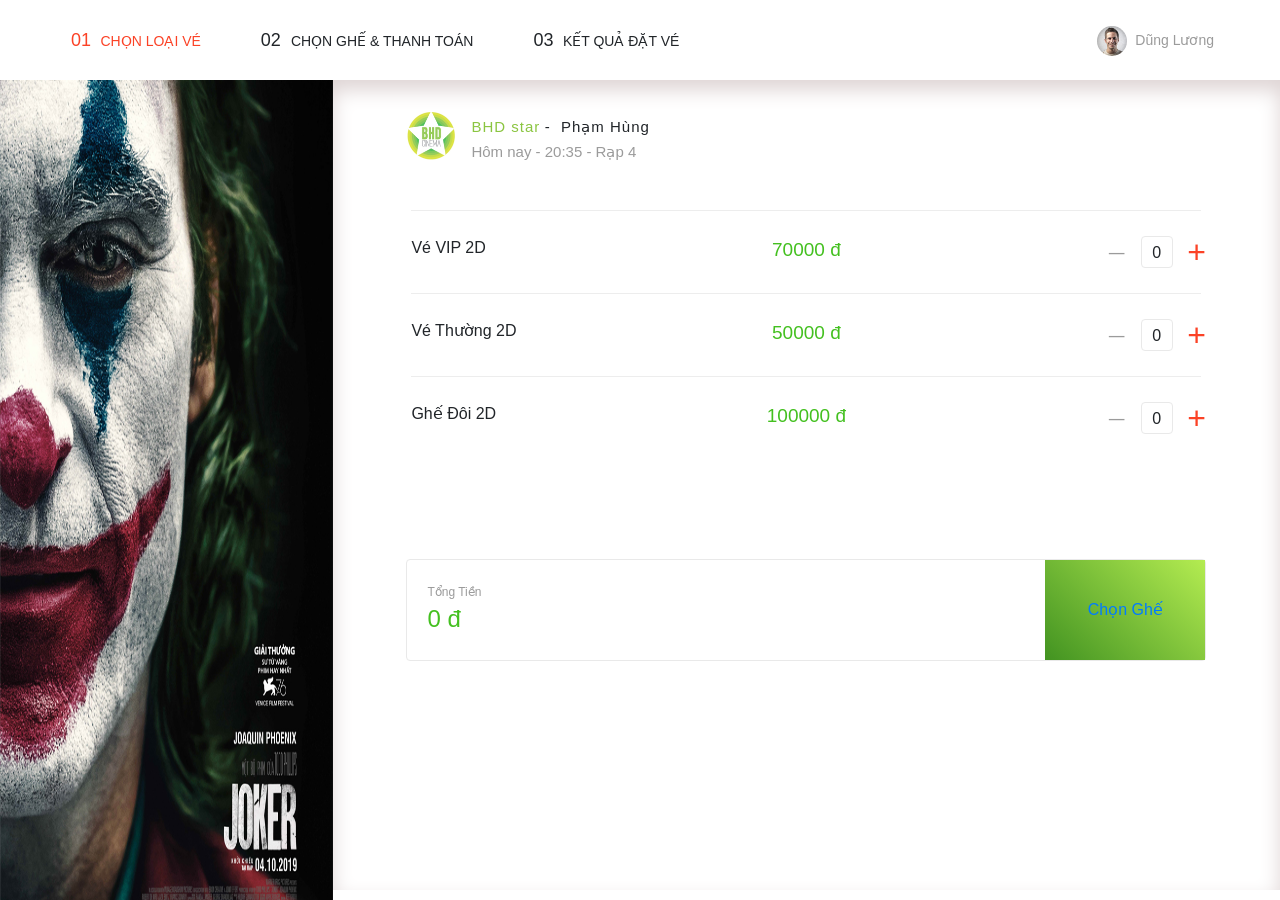
<file: public/source/checkout.html>
<!doctype html>
<html lang="en">

<head>
    <title>Title</title>
    <!-- Required meta tags -->
    <meta charset="utf-8">
    <meta name="viewport" content="width=device-width, initial-scale=1, shrink-to-fit=no">

    <!-- Bootstrap CSS -->
    <link rel="stylesheet" href="https://stackpath.bootstrapcdn.com/bootstrap/4.3.1/css/bootstrap.min.css"
        integrity="sha384-ggOyR0iXCbMQv3Xipma34MD+dH/1fQ784/j6cY/iJTQUOhcWr7x9JvoRxT2MZw1T" crossorigin="anonymous">

    <!-- CSS -->

    <link rel="stylesheet" href="checkout.css">

</head>

<body>

    <!-- start header -->

    <header>
        <nav class="navbar navbar-expand-sm navbar-light">
            <button class="navbar-toggler d-lg-none" type="button" data-toggle="collapse"
                data-target="#collapsibleNavId" aria-controls="collapsibleNavId" aria-expanded="false"
                aria-label="Toggle navigation">
                <span class="navbar-toggler-icon"></span>
            </button>
            <div class="collapse navbar-collapse" id="collapsibleNavId">
                <ul class="navbar-nav mr-auto mt-2 mt-lg-0">
                    <li class="nav-item active">
                        <span class="stt">01</span>
                        <span>Chọn loại vé</span>
                    </li>
                    <li class="nav-item">
                        <span class="stt">02 </span>
                        <span>chọn ghế & thanh toán</span>

                    </li>
                    <li class="nav-item">
                        <span class="stt">03</span>
                        <span>kết quả đặt vé</span>
                    </li>
                </ul>
                <!-- end menu left -->
                <div class="right navbar-nav ml-auto mt-2 mt-lg-0">
                    <div class="user">
                        <div class="image">
                            <img src="images/user/11.jpg" alt="">
                        </div>
                        <div class="name">
                            <span>Dũng Lương</span>
                        </div>
                    </div>
                </div>
                <!-- end menu right -->
            </div>
        </nav>
    </header>

    <!-- end header -->

    <main>
        <div class="main-left">
            <div class="image">
                <img src="images/checkout/joker-c18.jpg" alt="">
            </div>
        </div>

        <!-- start main-right -->
        <div class="main-right">
            <!-- start top content -->
            <div class="top-content">
                <div class="logo">
                    <img src="images/logo/list-logo-cinema/bhd.png" alt="">
                </div>
                <!-- end logo -->
                <div class="content-cinema">
                    <p class="address">
                        <span class="pcinema">BHD star</span>
                        <span class="cinema-name"> - &lrm; Phạm Hùng</span>
                    </p>
                    <p class="hour">
                        Hôm nay - 20:35
                        <span class="room-name"> - Rạp 4</span>
                    </p>
                </div>
                <!-- end content cinema -->
            </div>

            <!-- start ticket -->
            <div class="tickettype">
                <div class="wapper-ticket-type">
                    <div class="ticket row">
                        <div class="type-ticket col-sm-4">
                            Vé VIP 2D
                        </div>
                        <div class="price-ticket col-sm-4 text-center">
                            70000 đ
                        </div>
                        <div class="opnum col-sm-4 text-right">
                            <button class="minus">-</button>
                            <span class="number">0</span>
                            <button class="add">+</button>
                        </div>
                    </div>
                </div>
                <!-- end 1 ticket type -->
                <div class="wapper-ticket-type">
                    <div class="ticket row">
                        <div class="type-ticket col-sm-4">
                            Vé Thường 2D
                        </div>
                        <div class="price-ticket col-sm-4 text-center">
                            50000 đ
                        </div>
                        <div class="opnum col-sm-4 text-right">
                            <button class="minus">-</button>
                            <span class="number">0</span>
                            <button class="add">+</button>
                        </div>
                    </div>
                </div>
                <!-- end 1 ticket type -->
                <div class="wapper-ticket-type">
                    <div class="ticket row">
                        <div class="type-ticket col-sm-4">
                            Ghế Đôi 2D
                        </div>
                        <div class="price-ticket col-sm-4 text-center">
                            100000 đ
                        </div>
                        <div class="opnum col-sm-4 text-right">
                            <button class="minus">-</button>
                            <span class="number">0</span>
                            <button class="add">+</button>
                        </div>
                    </div>
                </div>
                <!-- end 1 ticket type -->
            </div>
            <!-- end ticket  -->


            <div class="chose-ticket row">
                <div class="chose-content">
                    <div class="totalcostfull">
                        <div class="title">Tổng Tiền</div>
                        <div class="chosepriceticket">0 đ</div>
                    </div>
                </div>
                <div class="chose-button">
                    <a href="chonghe.html"><span>Chọn Ghế</span></a>
                </div>
            </div>


        </div>
        <!-- end main right -->
    </main>





    <!-- Optional JavaScript -->
    <!-- jQuery first, then Popper.js, then Bootstrap JS -->
    <script src="https://code.jquery.com/jquery-3.3.1.slim.min.js"
        integrity="sha384-q8i/X+965DzO0rT7abK41JStQIAqVgRVzpbzo5smXKp4YfRvH+8abtTE1Pi6jizo"
        crossorigin="anonymous"></script>
    <script src="https://cdnjs.cloudflare.com/ajax/libs/popper.js/1.14.7/umd/popper.min.js"
        integrity="sha384-UO2eT0CpHqdSJQ6hJty5KVphtPhzWj9WO1clHTMGa3JDZwrnQq4sF86dIHNDz0W1"
        crossorigin="anonymous"></script>
    <script src="https://stackpath.bootstrapcdn.com/bootstrap/4.3.1/js/bootstrap.min.js"
        integrity="sha384-JjSmVgyd0p3pXB1rRibZUAYoIIy6OrQ6VrjIEaFf/nJGzIxFDsf4x0xIM+B07jRM"
        crossorigin="anonymous"></script>

    <script src="js/main.js"></script>
</body>

</html>
</file>
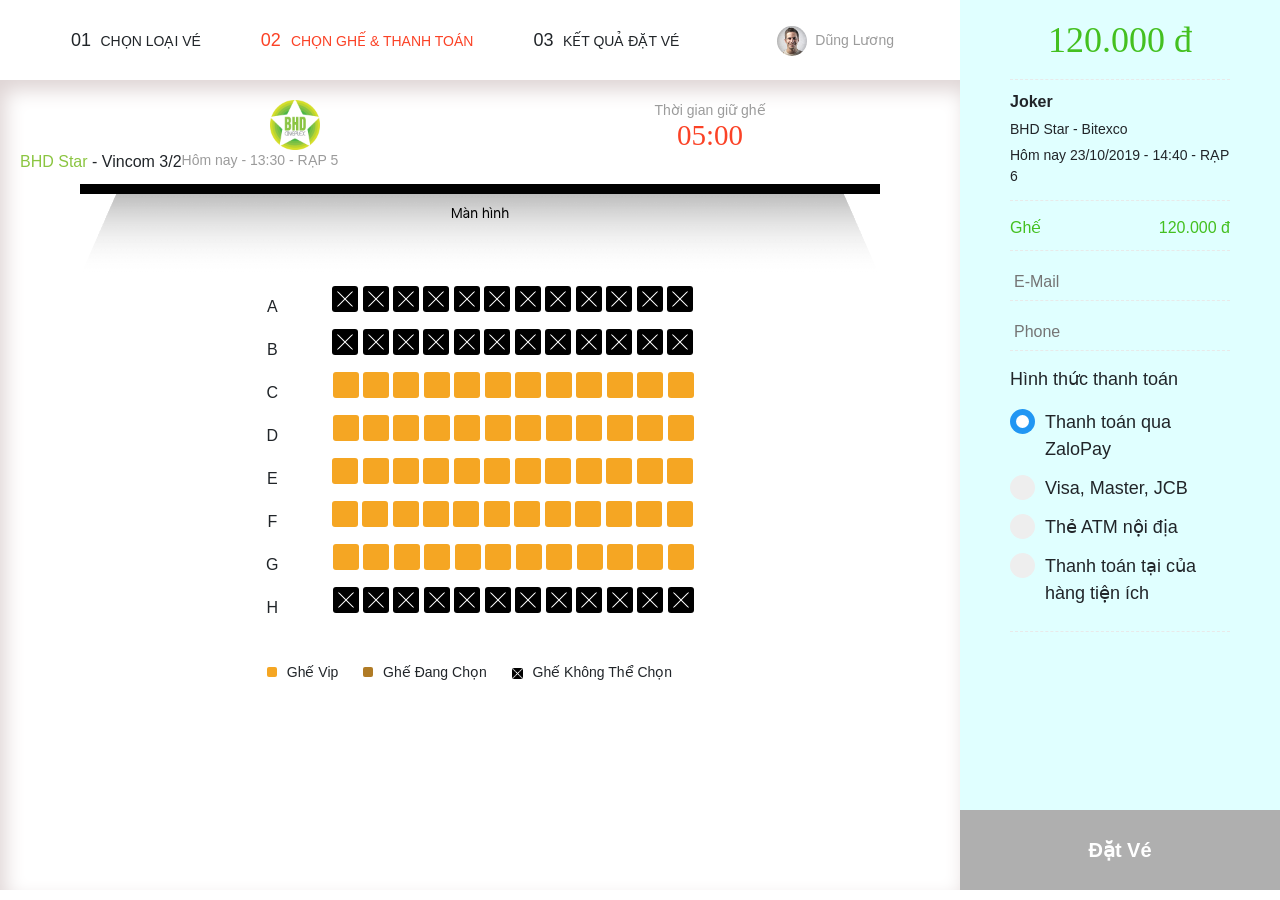
<file: public/source/chonghe.html>
<!doctype html>
<html lang="en">

<head>
    <title>Title</title>
    <!-- Required meta tags -->
    <meta charset="utf-8">
    <meta name="viewport" content="width=device-width, initial-scale=1, shrink-to-fit=no">

    <!-- Bootstrap CSS -->
    <link rel="stylesheet" href="https://stackpath.bootstrapcdn.com/bootstrap/4.3.1/css/bootstrap.min.css"
        integrity="sha384-ggOyR0iXCbMQv3Xipma34MD+dH/1fQ784/j6cY/iJTQUOhcWr7x9JvoRxT2MZw1T" crossorigin="anonymous">

    <!-- CSS -->

    <link rel="stylesheet" href="checkout.css">
    <link rel="stylesheet" href="chonghe.css">

</head>

<body>

    <div class="left">
        <!-- start header -->

        <header>
            <nav class="navbar navbar-expand-sm navbar-light">
                <button class="navbar-toggler d-lg-none" type="button" data-toggle="collapse"
                    data-target="#collapsibleNavId" aria-controls="collapsibleNavId" aria-expanded="false"
                    aria-label="Toggle navigation">
                    <span class="navbar-toggler-icon"></span>
                </button>
                <div class="collapse navbar-collapse" id="collapsibleNavId">
                    <ul class="navbar-nav mr-auto mt-2 mt-lg-0">
                        <li class="nav-item ">
                            <span class="stt">01</span>
                            <span>Chọn loại vé</span>
                        </li>
                        <li class="nav-item active">
                            <span class="stt">02 </span>
                            <span>chọn ghế & thanh toán</span>

                        </li>
                        <li class="nav-item">
                            <span class="stt">03</span>
                            <span>kết quả đặt vé</span>
                        </li>
                    </ul>
                    <!-- end menu left -->
                    <div class="right navbar-nav ml-auto mt-2 mt-lg-0">
                        <div class="user">
                            <div class="image">
                                <img src="images/user/11.jpg" alt="">
                            </div>
                            <div class="name">
                                <span>Dũng Lương</span>
                            </div>
                        </div>
                    </div>
                    <!-- end menu right -->
                </div>
            </nav>
        </header>

        <!-- end header -->

        <main>

            <div class="main-left text-center">
                <div class="title-chon-ghe">
                    <div class="title-left text-center">
                        <img src="images/logo_cinema/hbd.png" alt="">
                        <div class="ten">
                            <span class="mau">BHD Star</span><span> - Vincom 3/2</span>
                        </div>
                        <br>
                        <div class="time">Hôm nay - 13:30 - RẠP 5</div>
                    </div>
                    <!-- end title left -->
                    <div class="title-right">
                        <div class="time-checkseat">
                            <div class="title-time">Thời gian giữ ghế</div>
                            <div class="thoigian">05:00</div>
                        </div>
                    </div>
                </div>
                <!-- end title-chon-ghe -->

                <div class="manhinh">
                    <img src="images/screen.png" alt="">
                </div>

                <div class="mot_hang">
                    <span class="hang">A</span>
                    <span class="nochoose"><img src="images/ghe/notchoose.png" alt=""></span>
                    <span class="nochoose"><img src="images/ghe/notchoose.png" alt=""></span>
                    <span class="nochoose"><img src="images/ghe/notchoose.png" alt=""></span>
                    <span class="nochoose"><img src="images/ghe/notchoose.png" alt=""></span>
                    <span class="nochoose"><img src="images/ghe/notchoose.png" alt=""></span>
                    <span class="nochoose"><img src="images/ghe/notchoose.png" alt=""></span>
                    <span class="nochoose"><img src="images/ghe/notchoose.png" alt=""></span>
                    <span class="nochoose"><img src="images/ghe/notchoose.png" alt=""></span>
                    <span class="nochoose"><img src="images/ghe/notchoose.png" alt=""></span>
                    <span class="nochoose"><img src="images/ghe/notchoose.png" alt=""></span>
                    <span class="nochoose"><img src="images/ghe/notchoose.png" alt=""></span>
                    <span class="nochoose"><img src="images/ghe/notchoose.png" alt=""></span>
                </div>
                <div class="mot_hang">
                    <span class="hang">B</span>
                    <span class="nochoose"><img src="images/ghe/notchoose.png" alt=""></span>
                    <span class="nochoose"><img src="images/ghe/notchoose.png" alt=""></span>
                    <span class="nochoose"><img src="images/ghe/notchoose.png" alt=""></span>
                    <span class="nochoose"><img src="images/ghe/notchoose.png" alt=""></span>
                    <span class="nochoose"><img src="images/ghe/notchoose.png" alt=""></span>
                    <span class="nochoose"><img src="images/ghe/notchoose.png" alt=""></span>
                    <span class="nochoose"><img src="images/ghe/notchoose.png" alt=""></span>
                    <span class="nochoose"><img src="images/ghe/notchoose.png" alt=""></span>
                    <span class="nochoose"><img src="images/ghe/notchoose.png" alt=""></span>
                    <span class="nochoose"><img src="images/ghe/notchoose.png" alt=""></span>
                    <span class="nochoose"><img src="images/ghe/notchoose.png" alt=""></span>
                    <span class="nochoose"><img src="images/ghe/notchoose.png" alt=""></span>
                </div>
                <div class="mot_hang">
                    <span class="hang">C</span>
                    <span class="choose">
                        <span class="numbercode" id="hangCghe1">1</span>
                    </span>
                    <span class="choose">
                        <span class="numbercode" id="hangCghe2">2</span>
                    </span>
                    <span class="choose">
                        <span class="numbercode" id="hangCghe3">3</span>
                    </span>
                    <span class="choose">
                        <span class="numbercode" id="hangCghe4">4</span>
                    </span>
                    <span class="choose">
                        <span class="numbercode" id="hangCghe5">5</span>
                    </span>
                    <span class="choose">
                        <span class="numbercode" id="hangCghe6">6</span>
                    </span>
                    <span class="choose">
                        <span class="numbercode" id="hangCghe7">7</span>
                    </span>
                    <span class="choose">
                        <span class="numbercode" id="hangCghe8">8</span>
                    </span>
                    <span class="choose">
                        <span class="numbercode" id="hangCghe9">9</span>
                    </span>
                    <span class="choose">
                        <span class="numbercode" id="hangCghe10">10</span>
                    </span>
                    <span class="choose">
                        <span class="numbercode" id="hangCghe11">11</span>
                    </span>
                    <span class="choose">
                        <span class="numbercode" id="hangCghe12">12</span>
                    </span>
                </div>
                <div class="mot_hang">
                    <span class="hang">D</span>
                    <span class="choose">
                        <span class="numbercode" id="hangDghe1">1</span>
                    </span>
                    <span class="choose">
                        <span class="numbercode" id="hangDghe2">2</span>
                    </span>
                    <span class="choose">
                        <span class="numbercode" id="hangDghe3">3</span>
                    </span>
                    <span class="choose">
                        <span class="numbercode" id="hangDghe4">4</span>
                    </span>
                    <span class="choose">
                        <span class="numbercode" id="hangDghe5">5</span>
                    </span>
                    <span class="choose">
                        <span class="numbercode" id="hangDghe6">6</span>
                    </span>
                    <span class="choose">
                        <span class="numbercode" id="hangDghe7">7</span>
                    </span>
                    <span class="choose">
                        <span class="numbercode" id="hangDghe8">8</span>
                    </span>
                    <span class="choose">
                        <span class="numbercode" id="hangDghe9">9</span>
                    </span>
                    <span class="choose">
                        <span class="numbercode" id="hangDghe10">10</span>
                    </span>
                    <span class="choose">
                        <span class="numbercode" id="hangDghe11">11</span>
                    </span>
                    <span class="choose">
                        <span class="numbercode" id="hangDghe12">12</span>
                    </span>
                </div>
                <div class="mot_hang">
                    <span class="hang">E</span>
                    <span class="choose">
                        <span class="numbercode" id="hangEghe1">1</span>
                    </span>
                    <span class="choose">
                        <span class="numbercode" id="hangEghe2">2</span>
                    </span>
                    <span class="choose">
                        <span class="numbercode" id="hangEghe3">3</span>
                    </span>
                    <span class="choose">
                        <span class="numbercode" id="hangEghe4">4</span>
                    </span>
                    <span class="choose">
                        <span class="numbercode" id="hangEghe5">5</span>
                    </span>
                    <span class="choose">
                        <span class="numbercode" id="hangEghe6">6</span>
                    </span>
                    <span class="choose">
                        <span class="numbercode" id="hangEghe7">7</span>
                    </span>
                    <span class="choose">
                        <span class="numbercode" id="hangEghe8">8</span>
                    </span>
                    <span class="choose">
                        <span class="numbercode" id="hangEghe9">9</span>
                    </span>
                    <span class="choose">
                        <span class="numbercode" id="hangEghe10">10</span>
                    </span>
                    <span class="choose">
                        <span class="numbercode" id="hangEghe11">11</span>
                    </span>
                    <span class="choose">
                        <span class="numbercode" id="hangEghe12">12</span>
                    </span>
                </div>
                <div class="mot_hang">
                    <span class="hang">F</span>
                    <span class="choose">
                        <span class="numbercode" id="hangFghe1">1</span>
                    </span>
                    <span class="choose">
                        <span class="numbercode" id="hangFghe2">2</span>
                    </span>
                    <span class="choose">
                        <span class="numbercode" id="hangFghe3">3</span>
                    </span>
                    <span class="choose">
                        <span class="numbercode" id="hangFghe4">4</span>
                    </span>
                    <span class="choose">
                        <span class="numbercode" id="hangFghe5">5</span>
                    </span>
                    <span class="choose">
                        <span class="numbercode" id="hangFghe6">6</span>
                    </span>
                    <span class="choose">
                        <span class="numbercode" id="hangFghe7">7</span>
                    </span>
                    <span class="choose">
                        <span class="numbercode" id="hangFghe8">8</span>
                    </span>
                    <span class="choose">
                        <span class="numbercode" id="hangFghe9">9</span>
                    </span>
                    <span class="choose">
                        <span class="numbercode" id="hangFghe10">10</span>
                    </span>
                    <span class="choose">
                        <span class="numbercode" id="hangFghe11">11</span>
                    </span>
                    <span class="choose">
                        <span class="numbercode" id="hangFghe12">12</span>
                    </span>
                </div>
                <div class="mot_hang">
                    <span class="hang">G</span>
                    <span class="choose">
                        <span class="numbercode" id="hangGghe1">1</span>
                    </span>
                    <span class="choose">
                        <span class="numbercode" id="hangGghe2">2</span>
                    </span>
                    <span class="choose">
                        <span class="numbercode" id="hangGghe3">3</span>
                    </span>
                    <span class="choose">
                        <span class="numbercode" id="hangGghe4">4</span>
                    </span>
                    <span class="choose">
                        <span class="numbercode" id="hangGghe5">5</span>
                    </span>
                    <span class="choose">
                        <span class="numbercode" id="hangGghe6">6</span>
                    </span>
                    <span class="choose">
                        <span class="numbercode" id="hangGghe7">7</span>
                    </span>
                    <span class="choose">
                        <span class="numbercode" id="hangGghe8">8</span>
                    </span>
                    <span class="choose">
                        <span class="numbercode" id="hangGghe9">9</span>
                    </span>
                    <span class="choose">
                        <span class="numbercode" id="hangGghe10">10</span>
                    </span>
                    <span class="choose">
                        <span class="numbercode" id="hangGghe11">11</span>
                    </span>
                    <span class="choose">
                        <span class="numbercode" id="hangGghe12">12</span>
                    </span>
                </div>
                <div class="mot_hang">
                    <span class="hang">H</span>
                    <span class="nochoose"><img src="images/ghe/notchoose.png" alt=""></span>
                    <span class="nochoose"><img src="images/ghe/notchoose.png" alt=""></span>
                    <span class="nochoose"><img src="images/ghe/notchoose.png" alt=""></span>
                    <span class="nochoose"><img src="images/ghe/notchoose.png" alt=""></span>
                    <span class="nochoose"><img src="images/ghe/notchoose.png" alt=""></span>
                    <span class="nochoose"><img src="images/ghe/notchoose.png" alt=""></span>
                    <span class="nochoose"><img src="images/ghe/notchoose.png" alt=""></span>
                    <span class="nochoose"><img src="images/ghe/notchoose.png" alt=""></span>
                    <span class="nochoose"><img src="images/ghe/notchoose.png" alt=""></span>
                    <span class="nochoose"><img src="images/ghe/notchoose.png" alt=""></span>
                    <span class="nochoose"><img src="images/ghe/notchoose.png" alt=""></span>
                    <span class="nochoose"><img src="images/ghe/notchoose.png" alt=""></span>
                </div>


                <div class="thong-tin-ghe text-center">
                    <span class="ghe">
                        <span class="colorseat ghevip"></span>
                        <span class="nameseat">Ghế Vip</span>
                    </span>
                    <span class="ghe">
                        <span class="colorseat ghedangchon"></span>
                        <span class="nameseat">Ghế Đang Chọn</span>
                    </span>
                    <span class="ghe">
                        <span class="colorseat ghekothechon text-center">
                            <img src="images/ghe/notchoose.png" alt="">
                        </span>
                        <span class="nameseat">Ghế Không Thể Chọn</span>
                    </span>
                </div>

            </div>
            <!-- End main-left -->
        </main>
    </div>
    <!-- end left -->


    <!-- start right -->

    <div class="right-main">
        <div class="gia">
            120.000 đ
        </div>
        <!-- end gia -->
        <div class="title-name">
            <div class="name-film">Joker</div>
            <div class="rap">BHD Star - Bitexco</div>
            <div class="time-chieu">Hôm nay 23/10/2019 - 14:40 - RẠP 6</div>
        </div>
        <!-- end title-name -->
        <div class="seatnumber">
            <div class="seat">Ghế</div>
            <div class="price">120.000 đ</div>
        </div>
        <!-- end seat-number -->
        <div class="email">
            <input type="email" name="email" id="email" placeholder="E-Mail">
        </div>
        <!-- end email -->
        <div class="phone">
            <input type="text" name="phone" id="phone" placeholder="Phone">
        </div>
        <!-- end phone -->
        <div class="hinhthucthanhtoan">
            <p>Hình thức thanh toán</p>
            <label class="container">Thanh toán qua ZaloPay
                <input type="radio" checked="checked" name="radio">
                <span class="checkmark"></span>
            </label>
            <label class="container">Visa, Master, JCB
                <input type="radio" name="radio">
                <span class="checkmark"></span>
            </label>
            <label class="container">Thẻ ATM nội địa
                <input type="radio" name="radio">
                <span class="checkmark"></span>
            </label>
            <label class="container">Thanh toán tại của hàng tiện ích
                <input type="radio" name="radio">
                <span class="checkmark"></span>
            </label>
        </div>
        <!-- end hinh thuc thanh toan -->
        <div class="button_datve text-center">
            <span>Đặt Vé</span>
        </div>
    </div>

    <!-- end right -->


    <!-- Optional JavaScript -->
    <!-- jQuery first, then Popper.js, then Bootstrap JS -->
    <script src="https://code.jquery.com/jquery-3.3.1.slim.min.js"
        integrity="sha384-q8i/X+965DzO0rT7abK41JStQIAqVgRVzpbzo5smXKp4YfRvH+8abtTE1Pi6jizo"
        crossorigin="anonymous"></script>
    <script src="https://cdnjs.cloudflare.com/ajax/libs/popper.js/1.14.7/umd/popper.min.js"
        integrity="sha384-UO2eT0CpHqdSJQ6hJty5KVphtPhzWj9WO1clHTMGa3JDZwrnQq4sF86dIHNDz0W1"
        crossorigin="anonymous"></script>
    <script src="https://stackpath.bootstrapcdn.com/bootstrap/4.3.1/js/bootstrap.min.js"
        integrity="sha384-JjSmVgyd0p3pXB1rRibZUAYoIIy6OrQ6VrjIEaFf/nJGzIxFDsf4x0xIM+B07jRM"
        crossorigin="anonymous"></script>
    <script src="js/main.js"></script>
</body>

</html>
</file>
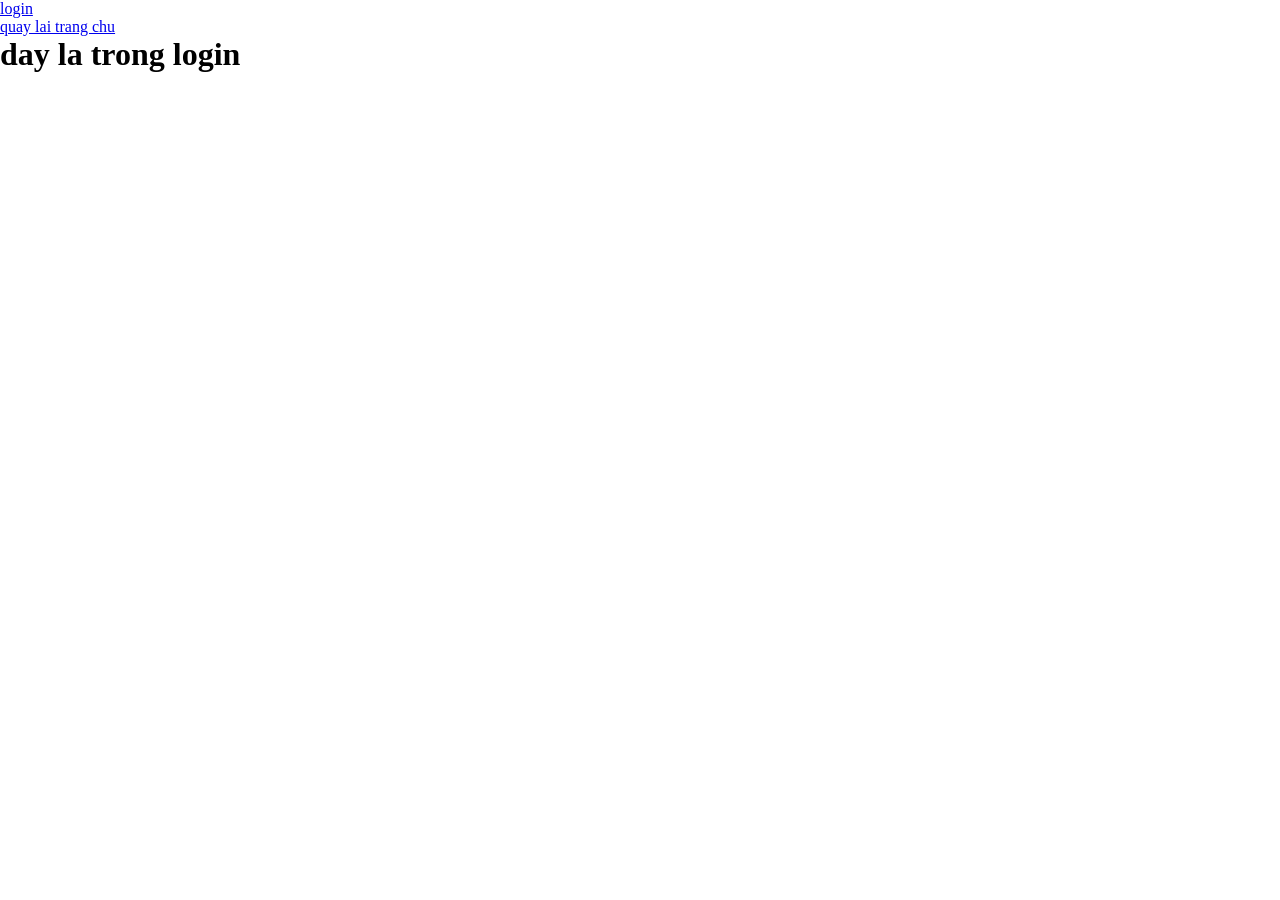
<file: public/source/login.html>
<!DOCTYPE html>
<html lang="en">

<head>
    <meta charset="UTF-8">
    <meta name="viewport" content="width=device-width, initial-scale=1.0">
    <meta http-equiv="X-UA-Compatible" content="ie=edge">
    <title>login</title>
    <link rel="stylesheet" href="css/style.css">
</head>

<body>
    <a href="login">login</a>
    <br>
    <a href="index.html">quay lai trang chu</a>

    <h1>day la trong login</h1>
</body>

</html>
</file>
<file: public/source/checkout.css>
* {
  padding: 0;
  margin: 0;
}

.navbar {
  height: 80px;
}

.navbar .collapse ul li {
  margin-right: 55px;
}

.navbar .collapse ul li:nth-child(1) {
  margin-left: 50px;
}

.navbar .collapse ul li.active span {
  color: #fb4226;
}

.navbar .collapse ul li span {
  line-height: 80px;
  font-size: 14px;
  font-weight: 500;
  text-transform: uppercase;
}

.navbar .collapse ul li span.stt {
  font-size: 18px;
  margin: 0 5px;
}

.right {
  position: relative;
  padding-right: 10px;
  cursor: pointer;
  height: 80px;
  display: table-cell;
  vertical-align: middle;
  line-height: 80px;
  margin-right: 40px;
}

.right .image {
  width: 30px;
  height: 30px;
  float: left;
  margin-right: 8px;
}

.right .image img {
  width: 100%;
  height: 100%;
  border-radius: 25px;
}

.right .name {
  color: #9b9b9b;
  font-size: 14px;
  font-weight: 500;
  float: left;
}

main {
  width: 100%;
  height: 90vh;
}

main .image {
  width: 26%;
  height: 100%;
  position: fixed;
  float: left;
}

main .image img {
  width: 100%;
  height: 100%;
}

main .main-right {
  width: 74%;
  margin-left: 26%;
  height: 90vh;
  float: left;
  padding-top: 30px;
  box-shadow: 0px 10px 20px #ded4d4 inset;
}

.main-right .top-content {
  height: 50px;
  max-width: 800px;
  margin: 0 auto;
}

.main-right .logo {
  float: left;
  line-height: 50px;
}

.main-right .logo img {
  width: 50px;
  height: 50px;
}

.main-right .content-cinema {
  float: left;
  margin-left: 15px;
  margin-top: 5px;
}

.content-cinema p {
  margin: 0;
}

.content-cinema .address .pcinema {
  color: #8bc541;
}
.content-cinema .address span {
  font-size: 15px;
  font-weight: 500;
  letter-spacing: 1px;
}

.content-cinema .hour {
  line-height: 5px;
  font-size: 15px;
  color: #9b9b9b !important;
  margin-top: 10px;
}

.tickettype {
  max-width: 800px;
  margin: 0 auto;
  padding: 50px 5px 0px 5px;
  margin-bottom: 100px;
}

.wapper-ticket-type {
  padding: 25px 0 25px;
  border-top: 1px solid rgba(233, 233, 233, 0.8);
}

.wapper-ticket-type .type-ticket {
  font-size: 16px;
  font-weight: 500;
}

.wapper-ticket-type .price-ticket {
  color: #44c020 !important;
  font-size: 19px;
  text-align: center;
  font-weight: 500;
}

.wapper-ticket-type .minus {
  cursor: initial;
  margin-right: 17px;
  background: 0 0;
  border: transparent;
  color: #9b9b9b !important;
  transform: scaleX(4);
  font-size: 16px;
  font-weight: 500;
}

.wapper-ticket-type .number {
  font-size: 16px;
  border: 1px solid #e9e9e9;
  border-radius: 4px;
  height: 32px;
  width: 32px;
  text-align: center;
  display: inline-block;
  padding-top: 4px;
}

.wapper-ticket-type .add {
  margin-left: 15px;
  background: 0 0;
  border: transparent;
  color: #fb4226 !important;
  transform: scale(2);
  font-size: 16px;
  font-weight: 500;
}

.chose-ticket {
  margin: auto;
  border: 1px solid #e9e9e9;
  border-radius: 4px;
  max-width: 800px;
}

.chose-ticket .chose-content {
  position: relative;
  float: left;
  padding-left: 20px;
  width: calc(100% - 160px);
  height: 100px;
}

.chose-ticket .chose-content .totalcostfull {
  position: absolute;
  top: 50%;
  transform: translateY(-50%);
}

.totalcostfull .title {
  color: #9b9b9b !important;
  font-size: 12px;
}

.totalcostfull .chosepriceticket {
  font-size: 24px;
  color: #44c020 !important;
}

.chose-button {
  position: relative;
  float: left;
  cursor: pointer;
  width: 160px;
  height: 100px;
  font-size: 16px;
  padding-top: 9%;
  text-align: center;
  color: #e9e9e9 !important;
  background-image: linear-gradient(223deg, #b4ec51 0, #429321 100%);
}

.chose-button span {
  position: absolute;
  top: 50%;
  left: 50%;
  transform: translate3d(-50%, -50%, 0);
  width: 100px;
}
</file>
<file: public/source/chonghe.css>
* {
  margin: 0;
  padding: 0;
}

body {
  display: flex;
}

.left {
  flex: 3;
}

.mot_hang {
  margin-top: 10px;
}

.mot_hang span.nochoose {
  background-color: black;
  padding: 3px;
  width: 26px;
  height: 26px;
  border-radius: 3px;
  position: relative;
  display: inline-block;
}

.nochoose img {
  position: absolute;
  top: 50%;
  left: 50%;
  transform: translate(-50%, -50%);
}

.mot_hang .hang {
  margin-right: 50px;
}

.choose {
  background-color: #f5a623;
  padding: 3px;
  width: 26px;
  height: 26px;
  border-radius: 3px;
  position: relative;
  display: inline-block;
}

.choose .numbercode {
  position: absolute;
  top: 50%;
  left: 50%;
  transform: translate(-50%, -50%);
  font-size: 14px;
}

.choose:hover {
  cursor: pointer;
}

.chooseactive {
  background: #b07b25;
  color: #ffffff;
}

.numbercode {
  display: none;
}

.active {
  display: block;
}

.main-left {
  box-shadow: 5px 10px 20px #ded4d4 inset;
  padding: 20px;
  height: 100%;
}

.title-chon-ghe {
  display: flex;
  margin-bottom: 10px;
}

.title-left {
  flex: 1;
}

.title-right {
  flex: 1;
}

.title-left img {
  width: 50px;
  height: 50px;
  float: left;
  margin-left: 250px;
  margin-right: 20px;
}

.title-left .ten,
.time {
  float: left;
}

.mau {
  color: #8bc541;
}

.time,
.title-time {
  color: #9b9b9b;
  font-size: 14px;
}

.thoigian {
  font-family: "SF Medium";
  line-height: 1;
  font-size: 29px;
  color: #fb4226;
  text-align: center;
}

.thong-tin-ghe {
  margin-top: 40px;
}
.ghe {
  margin-right: 21px;
  font-size: 14px;
}

.ghe .ghevip {
  width: 10px;
  height: 10px;
  display: inline-block;
  background: #f5a623;
  border-radius: 2px;
  margin-right: 6px;
}

.ghe .ghedangchon {
  width: 10px;
  height: 10px;
  display: inline-block;
  background: #b07b25;
  border-radius: 2px;
  margin-right: 6px;
}

.ghe .ghekothechon {
  width: 11px;
  height: 11px;
  border-radius: 2px;
  margin-right: 6px;
}

.ghe .ghekothechon img {
  width: 11px;
  height: 11px;
  background: #000000;
  border-radius: 2px;
}

.right-main {
  flex: 1;
  background: lightcyan;
  position: relative;
}

.gia {
  position: relative;
  border-bottom: 1px dashed #e9e9e9;
  height: 80px;
  margin-bottom: 15px;
  text-align: center;
  font-size: 36px;
  font-family: "SF Medium";
  color: #44c020 !important;
  line-height: 80px;
  margin: 0 50px;
}

.title-name {
  border-bottom: 1px dashed #e9e9e9;
  padding-bottom: 12.5px;
  padding-top: 10px;
  font-size: 16px;
  margin: 0 50px;
}

.name-film {
  font-size: 16px;
  font-weight: 650;
}

.rap,
.time-chieu {
  margin-top: 5px;
  font-size: 14px;
}

.seatnumber {
  border-bottom: 1px dashed #e9e9e9;
  padding-bottom: 12.5px;
  padding-top: 15px;
  font-size: 16px;
  margin: 0 50px;
  height: 50px;
}

.seatnumber .seat {
  float: left;
  color: #44c020;
  font-weight: 500;
}

.seatnumber .price {
  float: right;
  color: #44c020;
  font-weight: 500;
}

.email {
  border-bottom: 1px dashed #e9e9e9;
  padding-bottom: 12.5px;
  padding-top: 15px;
  font-size: 16px;
  margin: 0 50px;
  height: 50px;
}

.email input {
  border: none;
  background: transparent;
  width: 100%;
  color: #a4a4a4;
  padding: 4px;
}

.phone {
  border-bottom: 1px dashed #e9e9e9;
  padding-bottom: 12.5px;
  padding-top: 15px;
  font-size: 16px;
  margin: 0 50px;
  height: 50px;
}

.phone input {
  border: none;
  background: transparent;
  width: 100%;
  color: #a4a4a4;
  padding: 4px;
}

.hinhthucthanhtoan {
  border-bottom: 1px dashed #e9e9e9;
  padding-bottom: 12.5px;
  padding-top: 15px;
  font-size: 16px;
  margin: 0 50px;
}

.hinhthucthanhtoan p {
  font-size: 18px;
}

/* ----------------- */
/* button checked */

.container {
  display: block;
  position: relative;
  padding-left: 35px;
  margin-bottom: 12px;
  cursor: pointer;
  font-size: 18px;
  -webkit-user-select: none;
  -moz-user-select: none;
  -ms-user-select: none;
  user-select: none;
}

/* Hide the browser's default radio button */
.container input {
  position: absolute;
  opacity: 0;
  cursor: pointer;
}

/* Create a custom radio button */
.checkmark {
  position: absolute;
  top: 0;
  left: 0;
  height: 25px;
  width: 25px;
  background-color: #eee;
  border-radius: 50%;
}

/* On mouse-over, add a grey background color */
.container:hover input ~ .checkmark {
  background-color: #ccc;
}

/* When the radio button is checked, add a blue background */
.container input:checked ~ .checkmark {
  background-color: #2196f3;
}

/* Create the indicator (the dot/circle - hidden when not checked) */
.checkmark:after {
  content: "";
  position: absolute;
  display: none;
}

/* Show the indicator (dot/circle) when checked */
.container input:checked ~ .checkmark:after {
  display: block;
}

/* Style the indicator (dot/circle) */
.container .checkmark:after {
  top: 6px;
  left: 6px;
  width: 13px;
  height: 13px;
  border-radius: 50%;
  background: white;
}

/* End button checked */
/* ----------------- */

.button_datve {
  background: #afafaf;
  height: 80px;
  position: absolute;
  bottom: 0;
  width: 100%;
  cursor: pointer;
}

.button_datve span {
  color: #ffffff;
  font-size: 20px;
  font-weight: 600;
  line-height: 80px;
}
</file>
<file: public/source/css/style.css>
* {
  margin: 0;
  padding: 0;
}

body {
  -webkit-box-sizing: border-box;
          box-sizing: border-box;
  height: 100vh;
}

body .wapper {
  width: 100%;
  height: 100%;
}

body .wapper .video-box {
  display: none;
  margin: 0 auto;
  width: 100%;
  height: 100%;
  position: fixed;
  left: 50%;
  top: 50%;
  -webkit-transform: translate(-50%, -50%);
          transform: translate(-50%, -50%);
  z-index: 20;
  -webkit-box-shadow: 0 0 14px 15px #ddcbcb;
          box-shadow: 0 0 14px 15px #ddcbcb;
}

body .wapper .video-box .video {
  width: 60%;
  height: 70%;
  position: relative;
  left: 50%;
  top: 50%;
  -webkit-transform: translate(-50%, -50%);
          transform: translate(-50%, -50%);
}

body .wapper .video-box .video iframe {
  width: 100%;
  height: 100%;
}

body .wapper .video-box .video .button-close {
  position: absolute;
  top: -18px;
  right: -18px;
  -webkit-box-shadow: 0 0 5px 2px #ddcbcb;
          box-shadow: 0 0 5px 2px #ddcbcb;
  border-radius: 50%;
}

body .wapper .video-box .video .button-close:hover {
  cursor: pointer;
}

body .wapper .video-box .video .button-close i {
  width: 40px;
  height: 40px;
  font-size: 18px;
  line-height: 40px;
  color: #fff;
  border: 1px solid #fff;
  border-radius: 50%;
}

body .wapper .video-box.active {
  background-color: rgba(0, 0, 0, 0.7);
  margin: 0 auto;
  width: 100%;
  height: 100%;
  position: fixed;
  left: 50%;
  top: 50%;
  -webkit-transform: translate(-50%, -50%);
          transform: translate(-50%, -50%);
  z-index: 22;
}

body .wapper .slide {
  width: 100%;
  height: 89vh !important;
  position: relative;
}

body .wapper .slide .bd-example {
  height: 100%;
  position: relative;
}

body .wapper .slide .bd-example .carousel-control-prev-icon {
  position: absolute;
  left: 50px;
}

body .wapper .slide .bd-example .carousel-control-next-icon {
  position: absolute;
  right: 50px;
}

body .wapper .slide .bd-example .carousel-inner {
  height: 100%;
  position: relative;
}

body .wapper .slide .bd-example .carousel-inner .carousel-item {
  height: 100%;
}

body .wapper .slide .bd-example .carousel-inner .carousel-item:hover .button-play {
  visibility: visible;
}

body .wapper .slide .bd-example .carousel-inner .carousel-item .button-play {
  position: absolute;
  top: 50%;
  left: 50%;
  -webkit-transform: translate(-50%, -50%);
          transform: translate(-50%, -50%);
  visibility: hidden;
}

body .wapper .slide .bd-example .carousel-inner .carousel-item .button-play:hover img {
  background: rgba(0, 0, 0, 0.3);
  border-radius: 50%;
  -webkit-box-shadow: 0 0 10px 5px rgba(0, 0, 0, 0.2);
          box-shadow: 0 0 10px 5px rgba(0, 0, 0, 0.2);
  opacity: 0.8;
}

body .wapper .slide .bd-example .carousel-inner .carousel-item img {
  height: 100%;
}

body .wapper .muavengay {
  height: 100px;
  margin-top: 50px;
}

body .wapper .muavengay .dropdown {
  -webkit-box-shadow: 0 0 10px 3px #dddddd;
          box-shadow: 0 0 10px 3px #dddddd;
  width: 600px;
  height: 60px;
  line-height: 50px;
  padding: 3px 10px;
  border-radius: 5px;
  margin: 0 auto;
}

body .wapper .muavengay .dropdown .button-muave {
  float: right;
}

body .wapper .muavengay .dropdown .button-muave .btn {
  background-color: #5dbe3c;
}

body .wapper .muavengay .dropdown .button-muave .btn:hover {
  background-color: #469d29;
  color: #fff;
}

body .wapper .list {
  height: 500px;
}

body .wapper .list .title {
  padding-top: 50px;
}

body .wapper .list .title .active {
  font-size: 24px;
  color: #fa5238;
  margin-top: 50px;
}

body .wapper .list .title a {
  text-decoration: none;
  font-size: 20px;
  color: #333333;
  font-weight: 600;
  -webkit-transition: 0.3s;
  transition: 0.3s;
}

body .wapper .list .title a:hover {
  font-size: 24px;
}

body .wapper .list .title a:first-child {
  margin-right: 30px;
}

body .wapper .list .list-film {
  margin-top: 50px;
}

body .wapper .list .list-film .khoifilm {
  position: relative;
  margin-bottom: 20px;
}

body .wapper .list .list-film .khoifilm:hover .img:hover {
  cursor: pointer;
}

body .wapper .list .list-film .khoifilm:hover .img .man {
  background: -webkit-gradient(linear, left bottom, left top, from(#000), to(transparent));
  background: linear-gradient(to top, #000, transparent 100%);
}

body .wapper .list .list-film .khoifilm:hover .button-play img {
  visibility: visible;
}

body .wapper .list .list-film .khoifilm:hover .button-muave a {
  visibility: visible;
}

body .wapper .list .list-film .khoifilm:hover .title-film {
  visibility: hidden;
}

body .wapper .list .list-film .khoifilm:hover .button-play {
  z-index: 5;
}

body .wapper .list .list-film .khoifilm .img {
  width: 255px;
  height: 380px;
}

body .wapper .list .list-film .khoifilm .img img {
  width: 100%;
  height: 100%;
  border-radius: 4px;
}

body .wapper .list .list-film .khoifilm .img .man {
  width: 90%;
  height: 81%;
  border-radius: 4px;
  position: absolute;
  z-index: 2;
}

body .wapper .list .list-film .khoifilm .title-film h6 {
  margin-top: 10px;
  font-size: 16px;
  font-weight: 700;
  color: #000;
  overflow: hidden;
  text-overflow: ellipsis;
}

body .wapper .list .list-film .khoifilm .title-film p {
  font-size: 13px;
  color: #4a4a4a;
}

body .wapper .list .list-film .khoifilm .button-play {
  position: absolute;
  top: 37%;
  left: 42%;
}

body .wapper .list .list-film .khoifilm .button-play img {
  width: 48px;
  height: 48px;
  cursor: pointer;
  visibility: hidden;
}

body .wapper .list .list-film .khoifilm .button-play img:hover {
  opacity: 0.7;
}

body .wapper .list .list-film .khoifilm .button-muave a {
  visibility: hidden;
  position: absolute;
  bottom: 30px;
  left: 15px;
  display: block;
  width: 90%;
  border-radius: 4px;
  color: #fff;
  font-size: 18px !important;
  padding: 10px;
  text-align: center;
  background: #fb4226;
  background: -webkit-gradient(linear, right top, left top, from(#fb4226), to(#ce3017));
  background: linear-gradient(to left, #fb4226, #ce3017 100%);
}

body .wapper .list .list-film .khoifilm .button-muave a:hover {
  text-decoration: none;
}

body .wapper .tintuc .title {
  margin-top: 50px;
}

body .wapper .tintuc .title a {
  margin-right: 30px;
}

body .wapper .tintuc .khoitintuc {
  margin-top: 50px;
}

body .wapper .tintuc .khoitintuc img {
  width: 550px;
  height: 300px;
}

body .wapper .tintuc .khoitintucduoi {
  margin-top: 30px;
}

body .wapper .tintuc .khoitintucduoi img {
  width: 300px;
  height: 200px;
}

body .wapper .button-xemthem {
  margin-top: 40px;
}

body .wapper .button-xemthem a:hover {
  background-color: #469d29;
  color: #fff;
}

body .wapper .list-cinema {
  margin-top: 150px;
}

body .wapper .list-cinema .row {
  border: 1px solid rgba(238, 238, 238, 0.88);
  border-radius: 5px 0px 0px 5px;
  margin: 0px;
  padding: 0px;
}

body .wapper .list-cinema .row .hethongrap {
  padding: 0px;
  margin: 0px;
}

body .wapper .list-cinema .row .hethongrap ul {
  padding: 0px 0px 150px 0px;
  margin: 0px;
  width: 150px;
  border-right: 1px solid rgba(238, 238, 238, 0.88);
}

body .wapper .list-cinema .row .hethongrap ul .active {
  opacity: 1;
}

body .wapper .list-cinema .row .hethongrap ul .active img {
  opacity: 1;
}

body .wapper .list-cinema .row .hethongrap ul li {
  opacity: 0.6;
  padding: 20px 0px;
  list-style: none;
  text-align: center;
}

body .wapper .list-cinema .row .hethongrap ul li:hover {
  opacity: 1;
  cursor: pointer;
}

body .wapper .list-cinema .row .hethongrap ul li:hover img {
  opacity: 1;
}

body .wapper .list-cinema .row .hethongrap ul li a {
  padding: 20px;
  position: relative;
  -webkit-transition: all 0.2s;
  transition: all 0.2s;
}

body .wapper .list-cinema .row .hethongrap ul li a img {
  width: 50px;
  height: 50px;
  opacity: 0.6;
}

body .wapper .list-cinema .row .hethongrap ul li a:after {
  content: "";
  position: absolute;
  bottom: -18px;
  left: 50%;
  width: calc(100% - 20px);
  -webkit-transform: translateX(-50%);
          transform: translateX(-50%);
  border-bottom: 1px solid #fff;
  border-color: rgba(238, 238, 238, 0.88);
}

body .wapper .list-cinema .row .rap .wrapcinema {
  display: inline-block;
  padding-top: 20px;
}

body .wapper .list-cinema .row .rap .wrapcinema ._1cinema.active {
  opacity: 1;
}

body .wapper .list-cinema .row .rap .wrapcinema ._1cinema {
  -webkit-transition: 0.3s;
  transition: 0.3s;
  display: inline-block;
  position: relative;
  margin-bottom: 30px;
  opacity: 0.6;
}

body .wapper .list-cinema .row .rap .wrapcinema ._1cinema:hover {
  opacity: 1;
  cursor: pointer;
}

body .wapper .list-cinema .row .rap .wrapcinema ._1cinema::after {
  content: "";
  position: absolute;
  left: 50%;
  bottom: -15px;
  width: 100%;
  -webkit-transform: translateX(-50%);
          transform: translateX(-50%);
  border-bottom: 1px solid #fff;
  border-color: rgba(238, 238, 238, 0.88);
}

body .wapper .list-cinema .row .rap .wrapcinema ._1cinema .hinh {
  width: 60px;
  height: 60px;
  float: left;
  margin-right: 10px;
}

body .wapper .list-cinema .row .rap .wrapcinema ._1cinema .hinh img {
  width: 100%;
  height: 100%;
}

body .wapper .list-cinema .row .rap .wrapcinema ._1cinema .content {
  float: left;
}

body .wapper .list-cinema .row .rap .wrapcinema ._1cinema .content .title {
  color: #8bc541;
}

body .wapper .list-cinema .row .rap .wrapcinema ._1cinema .content .diachi {
  font-weight: 600;
}

body .wapper .list-cinema .row .rap .wrapcinema ._1cinema .content p {
  font-size: 12px;
  color: #949494;
  overflow: hidden;
  text-overflow: ellipsis;
  white-space: nowrap;
  margin: 0;
}

body .wapper .list-cinema .row .rap .wrapcinema ._1cinema .content a {
  color: #fb4226 !important;
  font-size: 12px;
}

body .wapper .list-cinema .row .rap .wrapcinema ._1cinema .content a:hover {
  text-decoration: none;
}

body .wapper .list-cinema .row .danh-sach-film {
  overflow: hidden;
  width: 100%;
  height: 100%;
}

body .wapper .list-cinema .row .danh-sach-film .film {
  width: 100%;
  display: inline-block;
  margin: 20px 0px;
  position: relative;
}

body .wapper .list-cinema .row .danh-sach-film .film::after {
  content: "";
  position: absolute;
  left: 50%;
  bottom: -15px;
  width: 100%;
  -webkit-transform: translateX(-50%);
  transform: translateX(-50%);
  border-bottom: 1px solid #fff;
  border-color: rgba(238, 238, 238, 0.88);
}

body .wapper .list-cinema .row .danh-sach-film .film .title-top {
  width: 100%;
  height: 60px;
  -webkit-transition: all 0.4s ease-in-out;
  transition: all 0.4s ease-in-out;
}

body .wapper .list-cinema .row .danh-sach-film .film .title-top:hover {
  cursor: pointer;
}

body .wapper .list-cinema .row .danh-sach-film .film .title-top .image {
  float: left;
  width: 60px;
  height: 60px;
  margin-right: 20px;
}

body .wapper .list-cinema .row .danh-sach-film .film .title-top .image img {
  width: 100%;
  height: 100%;
}

body .wapper .list-cinema .row .danh-sach-film .film .title-top .title-film {
  float: left;
}

body .wapper .list-cinema .row .danh-sach-film .film .title-top .title-film h6 {
  font-size: 16px;
}

body .wapper .list-cinema .row .danh-sach-film .film .title-top .title-film p {
  font-size: 14px;
  color: #949494;
}

body .wapper .list-cinema .row .danh-sach-film .film .clr {
  clear: both;
}

body .wapper .list-cinema .row .danh-sach-film .film .title-below {
  margin-top: 15px;
  display: -webkit-box;
  display: -ms-flexbox;
  display: flex;
  height: 20px;
  -webkit-transition: all 0.4s ease-in-out;
  transition: all 0.4s ease-in-out;
}

body .wapper .list-cinema .row .danh-sach-film .film .title-below .loai {
  margin-left: 15px;
  float: left;
  width: 30px;
  height: 30px;
}

body .wapper .list-cinema .row .danh-sach-film .film .title-below .loai img {
  width: 100%;
  height: 100%;
}

body .wapper .list-cinema .row .danh-sach-film .film .title-below .thoi-gian-chieu {
  margin-left: 40px;
  float: left;
}

body .wapper .list-cinema .row .danh-sach-film .film .title-below .thoi-gian-chieu span {
  font-size: 20px;
  font-weight: 700;
  margin: 0 5px;
}

body .wapper .list-cinema .row .danh-sach-film .film .title-below .thoi-gian-chieu span a {
  color: red;
  text-decoration: none;
}

body .wapper footer {
  margin-top: 100px;
  background-color: #222;
  width: 100%;
}

body .wapper footer .footer {
  width: 100%;
  padding-top: 30px;
}

body .wapper footer .footer .title {
  text-transform: uppercase;
  font-size: 13px;
  text-align: center;
  color: #fff;
}

body .wapper footer .footer .thongtin ul {
  margin-top: 40px;
}

body .wapper footer .footer .thongtin ul li a {
  list-style: none;
  color: #949494;
}

body .wapper footer .footer .thongtin ul li a:hover {
  color: #fff;
  cursor: pointer;
  text-decoration: none;
}

body .wapper footer .footer .list-cinema {
  margin: 0;
}

body .wapper footer .footer .list-cinema ul {
  display: inline-block;
  width: 300px;
  margin-top: 15px;
}

body .wapper footer .footer .list-cinema ul li {
  float: left;
  list-style: none;
  margin: 10px;
}

body .wapper footer .footer .list-cinema ul li img {
  border-radius: 50%;
  width: 30px;
  height: 30px;
  -webkit-animation: 0.4s;
          animation: 0.4s;
}

body .wapper footer .footer .list-cinema ul li img:hover {
  opacity: 0.7;
  cursor: pointer;
}

body .wapper footer .hrfooter {
  border: 1px solid #4a4a4a;
  margin: 0;
}

body .wapper footer .gioithieu {
  text-align: center;
  padding: 20px 0 0 0;
  color: #949494;
}

body .wapper footer .gioithieu h6 {
  color: #fff;
}
/*# sourceMappingURL=style.css.map */
</file>
